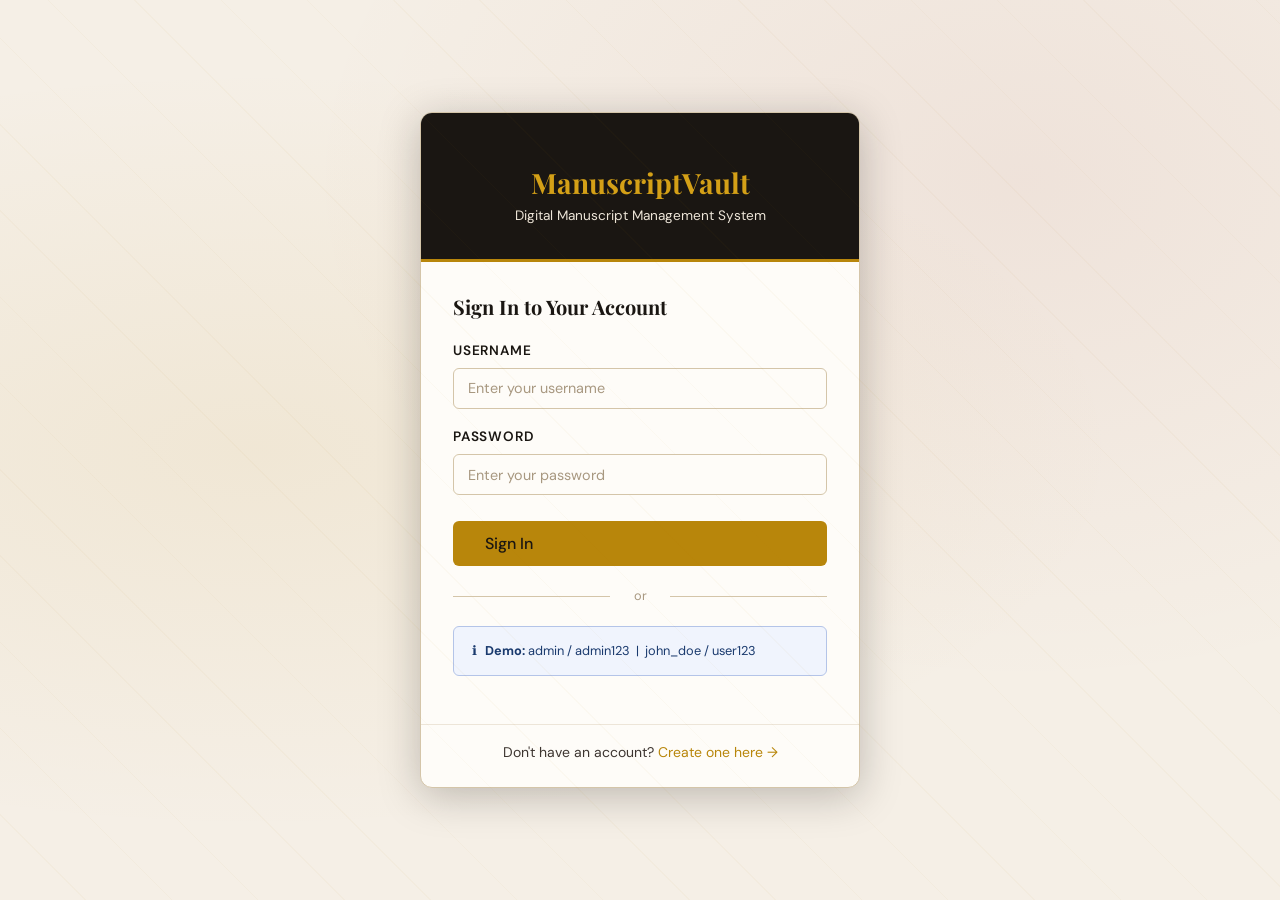
<file: frontend/index.html>
<!DOCTYPE html>
<html lang="en">
<head>
    <meta charset="UTF-8" />
    <meta name="viewport" content="width=device-width, initial-scale=1.0" />
    <title>ManuscriptVault</title>
    <meta http-equiv="refresh" content="0; url=login.html" />
</head>
<body>
    <p>Redirecting to <a href="login.html">login page</a>…</p>
</body>
</html>
</file>
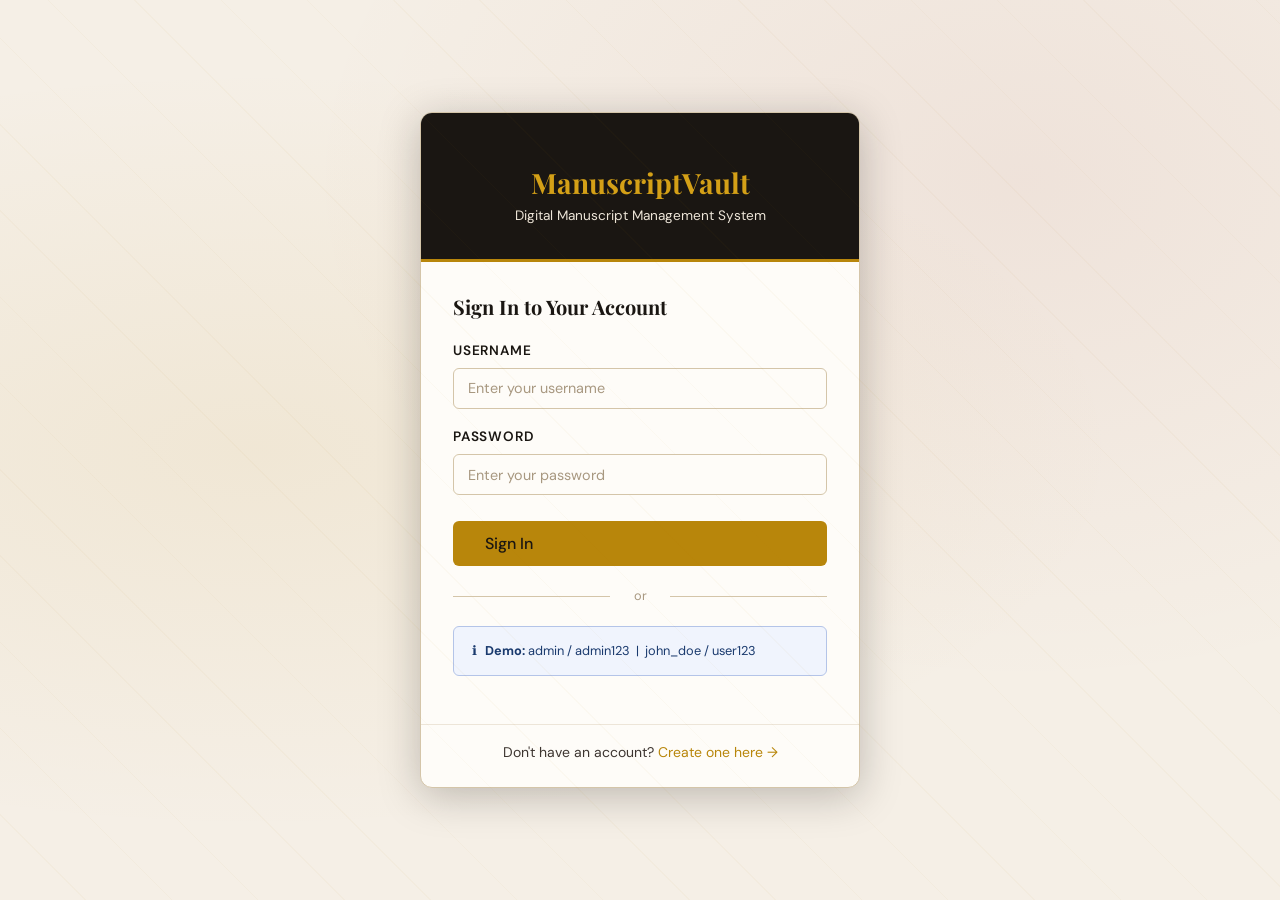
<file: frontend/admin-dashboard.html>
<!DOCTYPE html>
<html lang="en">
<head>
    <meta charset="UTF-8" />
    <meta name="viewport" content="width=device-width, initial-scale=1.0" />
    <title>Admin Dashboard — ManuscriptVault</title>
    <link rel="stylesheet" href="css/style.css" />
    <style>
        .tab-bar {
            display: flex;
            gap: 0;
            border-bottom: 2px solid var(--parchment2);
            margin-bottom: 2rem;
        }
        .tab-btn {
            padding: 0.75rem 1.5rem;
            border: none;
            background: none;
            font-family: 'DM Sans', sans-serif;
            font-size: 0.875rem;
            font-weight: 500;
            cursor: pointer;
            color: var(--ink-soft);
            border-bottom: 3px solid transparent;
            margin-bottom: -2px;
            transition: all 0.2s;
        }
        .tab-btn:hover { color: var(--gold); }
        .tab-btn.active {
            color: var(--gold);
            border-bottom-color: var(--gold);
            font-weight: 600;
        }
        .tab-panel { display: none; }
        .tab-panel.active { display: block; }

        .action-btns { display: flex; gap: 0.4rem; }
    </style>
</head>
<body>
<div class="page-wrapper">

    <!-- Topbar -->
    <header class="topbar">
        <div class="topbar-brand">
            <span class="logo-icon"></span>
            <div>
                <h1>ManuscriptVault</h1>
                <span>Admin Control Panel</span>
            </div>
        </div>
        <div class="topbar-nav">
            <div class="topbar-user">
                <span></span>
                <span id="topbar-username">Admin</span>
                <span class="role-badge admin" id="topbar-role">ADMIN</span>
            </div>
            <button class="btn-logout" id="btn-logout">Sign Out</button>
        </div>
    </header>

    <!-- Main Content -->
    <main class="main-content">

        <!-- Stats -->
        <div class="stats-grid" id="stats-grid">
            <div class="stat-card">
                <div class="stat-icon"></div>
                <div class="stat-value" id="stat-manuscripts">—</div>
                <div class="stat-label">Total Manuscripts</div>
            </div>
            <div class="stat-card" style="border-left-color: var(--crimson);">
                <div class="stat-icon"></div>
                <div class="stat-value" id="stat-users">—</div>
                <div class="stat-label">Registered Users</div>
            </div>
            <div class="stat-card" style="border-left-color: var(--sage);">
                <div class="stat-icon"></div>
                <div class="stat-value" id="stat-admins">—</div>
                <div class="stat-label">Admin Accounts</div>
            </div>
            <div class="stat-card" style="border-left-color: #6a7fa0;">
                <div class="stat-icon"></div>
                <div class="stat-value" id="stat-genres">—</div>
                <div class="stat-label">Genres</div>
            </div>
        </div>

        <!-- Tab Navigation -->
        <div class="tab-bar">
            <button class="tab-btn active" data-tab="manuscripts"> Manuscripts</button>
            <button class="tab-btn" data-tab="users">Users</button>
        </div>

        <!-- Tab: Manuscripts -->
        <div id="tab-manuscripts" class="tab-panel active">
            <div class="page-title">
                <h2> Manage Manuscripts</h2>
                <button class="btn btn-primary" onclick="openAddModal()">＋ Add Manuscript</button>
            </div>

            <!-- Alert -->
            <div id="ms-alert"></div>

            <!-- Search Bar -->
            <div class="search-bar">
                <input type="text" id="ms-search" placeholder=" Search title, author, description…" />
                <select id="ms-filter-genre">
                    <option value="">All Genres</option>
                    <option value="Historical">Historical</option>
                    <option value="Poetry">Poetry</option>
                    <option value="Science">Science</option>
                    <option value="Philosophy">Philosophy</option>
                    <option value="Music">Music</option>
                    <option value="Literature">Literature</option>
                </select>
                <input type="date" id="ms-date-start" title="From date" />
                <input type="date" id="ms-date-end" title="To date" />
                <button class="btn btn-outline" onclick="applyFilters()">Filter</button>
                <button class="btn btn-outline" onclick="loadManuscripts()">Reset</button>
            </div>

            <!-- Table -->
            <div class="card">
                <div class="table-wrap">
                    <table id="manuscripts-table">
                        <thead>
                            <tr>
                                <th>#</th>
                                <th>Title</th>
                                <th>Author</th>
                                <th>Date</th>
                                <th>Genre</th>
                                <th>Pages</th>
                                <th>Actions</th>
                            </tr>
                        </thead>
                        <tbody id="manuscripts-tbody">
                            <tr><td colspan="7" style="text-align:center;padding:3rem;">
                                <span class="spinner"></span> Loading manuscripts…
                            </td></tr>
                        </tbody>
                    </table>
                </div>
            </div>
        </div>

        <!-- Tab: Users -->
        <div id="tab-users" class="tab-panel">
            <div class="page-title">
                <h2> Manage Users</h2>
                <a href="signup.html" class="btn btn-primary" target="_blank">＋ Add User</a>
            </div>

            <div id="users-alert"></div>

            <div class="card">
                <div class="table-wrap">
                    <table>
                        <thead>
                            <tr>
                                <th>#</th>
                                <th>Username</th>
                                <th>Role</th>
                                <th>Actions</th>
                            </tr>
                        </thead>
                        <tbody id="users-tbody">
                            <tr><td colspan="4" style="text-align:center;padding:3rem;">
                                <span class="spinner"></span> Loading users…
                            </td></tr>
                        </tbody>
                    </table>
                </div>
            </div>
        </div>
    </main>
</div>

<!-- ====================== MODALS ====================== -->

<!-- Add/Edit Manuscript Modal -->
<div class="modal-overlay" id="modal-manuscript">
    <div class="modal">
        <div class="modal-header">
            <h2 id="modal-ms-title">Add Manuscript</h2>
            <button class="modal-close" onclick="closeModal('modal-manuscript')">×</button>
        </div>
        <div class="modal-body">
            <div id="modal-alert"></div>
            <input type="hidden" id="ms-id" />
            <div class="form-group">
                <label>Title *</label>
                <input type="text" id="ms-title" placeholder="Manuscript title" maxlength="255" required />
            </div>
            <div class="form-group">
                <label>Author *</label>
                <input type="text" id="ms-author" placeholder="Author name" maxlength="150" required />
            </div>
            <div style="display:grid;grid-template-columns:1fr 1fr;gap:1rem;">
                <div class="form-group">
                    <label>Date *</label>
                    <input type="date" id="ms-date" required />
                </div>
                <div class="form-group">
                    <label>Genre</label>
                    <select id="ms-genre">
                        <option value="">— Select —</option>
                        <option>Historical</option>
                        <option>Poetry</option>
                        <option>Science</option>
                        <option>Philosophy</option>
                        <option>Music</option>
                        <option>Literature</option>
                        <option>Fiction</option>
                        <option>Other</option>
                    </select>
                </div>
            </div>
            <div style="display:grid;grid-template-columns:1fr 1fr;gap:1rem;">
                <div class="form-group">
                    <label>Language</label>
                    <input type="text" id="ms-language" placeholder="e.g. Sanskrit, Latin" />
                </div>
                <div class="form-group">
                    <label>Pages</label>
                    <input type="number" id="ms-pages" placeholder="Number of pages" min="1" />
                </div>
            </div>
            <div class="form-group">
                <label>Description</label>
                <textarea id="ms-description" placeholder="Describe the manuscript…" rows="4"></textarea>
            </div>
        </div>
        <div class="modal-footer">
            <button class="btn btn-outline" onclick="closeModal('modal-manuscript')">Cancel</button>
            <button class="btn btn-primary" id="save-ms-btn" onclick="saveManuscript()">Save Manuscript</button>
        </div>
    </div>
</div>

<!-- View Manuscript Modal -->
<div class="modal-overlay" id="modal-view">
    <div class="modal">
        <div class="modal-header">
            <h2> Manuscript Details</h2>
            <button class="modal-close" onclick="closeModal('modal-view')">×</button>
        </div>
        <div class="modal-body" id="view-content">
        </div>
        <div class="modal-footer">
            <button class="btn btn-outline" onclick="closeModal('modal-view')">Close</button>
        </div>
    </div>
</div>

<!-- Delete Confirmation Modal -->
<div class="modal-overlay" id="modal-delete">
    <div class="modal" style="max-width:420px;">
        <div class="modal-header" style="background:var(--crimson);">
            <h2>⚠ Confirm Delete</h2>
            <button class="modal-close" onclick="closeModal('modal-delete')">×</button>
        </div>
        <div class="modal-body" style="text-align:center;padding:2rem;">
            <div style="font-size:3rem;margin-bottom:1rem;">🗑</div>
            <p style="font-size:1rem;color:var(--ink);">
                Are you sure you want to delete
                <strong id="delete-ms-name">"this manuscript"</strong>?
            </p>
            <p style="font-size:0.85rem;margin-top:0.5rem;color:var(--crimson);">This action cannot be undone.</p>
        </div>
        <div class="modal-footer">
            <button class="btn btn-outline" onclick="closeModal('modal-delete')">Cancel</button>
            <button class="btn btn-danger" id="confirm-delete-btn">Delete</button>
        </div>
    </div>
</div>

<script src="js/api.js"></script>
<script>
    // ---- Auth Guard ----
    requireAdmin();
    initTopbar();

    // ---- State ----
    let allManuscripts = [];
    let allUsers = [];
    let deleteTargetId = null;

    // ---- Tab switching ----
    document.querySelectorAll('.tab-btn').forEach(btn => {
        btn.addEventListener('click', function() {
            document.querySelectorAll('.tab-btn').forEach(b => b.classList.remove('active'));
            document.querySelectorAll('.tab-panel').forEach(p => p.classList.remove('active'));
            this.classList.add('active');
            document.getElementById('tab-' + this.dataset.tab).classList.add('active');
            if (this.dataset.tab === 'users') loadUsers();
        });
    });

    // ============================
    // MANUSCRIPT FUNCTIONS
    // ============================

    async function loadManuscripts() {
        try {
            allManuscripts = await ManuscriptAPI.getAll();
            renderManuscripts(allManuscripts);
            updateStats();
        } catch (err) {
            showAlert('ms-alert', 'Failed to load manuscripts: ' + err.message);
        }
    }

    function renderManuscripts(list) {
        const tbody = document.getElementById('manuscripts-tbody');
        if (!list.length) {
            tbody.innerHTML = `<tr><td colspan="7">
                <div class="empty-state">
                    <div class="empty-icon"></div>
                    <h3>No manuscripts found</h3>
                    <p>Try a different search or add a new manuscript.</p>
                </div>
            </td></tr>`;
            return;
        }

        tbody.innerHTML = list.map((m, i) => `
            <tr>
                <td>${i + 1}</td>
                <td class="td-title">${escapeHtml(m.title)}</td>
                <td>${escapeHtml(m.author)}</td>
                <td>${formatDate(m.date)}</td>
                <td>${m.genre ? `<span class="badge badge-genre">${m.genre}</span>` : '—'}</td>
                <td>${m.pages || '—'}</td>
                <td>
                    <div class="action-btns">
                        <button class="btn btn-outline btn-sm" onclick="viewManuscript(${m.id})" title="View">👁</button>
                        <button class="btn btn-primary btn-sm" onclick="openEditModal(${m.id})" title="Edit">✏</button>
                        <button class="btn btn-danger btn-sm" onclick="confirmDelete(${m.id}, '${escapeHtml(m.title)}')" title="Delete">🗑</button>
                    </div>
                </td>
            </tr>
        `).join('');
    }

    async function applyFilters() {
        const query  = document.getElementById('ms-search').value.trim();
        const genre  = document.getElementById('ms-filter-genre').value;
        const start  = document.getElementById('ms-date-start').value;
        const end    = document.getElementById('ms-date-end').value;

        try {
            let results;
            if (start && end) {
                results = await ManuscriptAPI.filterDate(start, end);
            } else if (genre) {
                results = await ManuscriptAPI.filterGenre(genre);
            } else if (query) {
                results = await ManuscriptAPI.search(query);
            } else {
                results = allManuscripts;
            }
            renderManuscripts(results);
        } catch (err) {
            showAlert('ms-alert', 'Filter error: ' + err.message);
        }
    }

    // Live search
    document.getElementById('ms-search').addEventListener('input', function() {
        const q = this.value.toLowerCase();
        if (!q) { renderManuscripts(allManuscripts); return; }
        const filtered = allManuscripts.filter(m =>
            m.title.toLowerCase().includes(q) ||
            m.author.toLowerCase().includes(q) ||
            (m.description || '').toLowerCase().includes(q)
        );
        renderManuscripts(filtered);
    });

    function openAddModal() {
        document.getElementById('modal-ms-title').textContent = 'Add New Manuscript';
        document.getElementById('ms-id').value = '';
        document.getElementById('ms-title').value = '';
        document.getElementById('ms-author').value = '';
        document.getElementById('ms-date').value = '';
        document.getElementById('ms-genre').value = '';
        document.getElementById('ms-language').value = '';
        document.getElementById('ms-pages').value = '';
        document.getElementById('ms-description').value = '';
        document.getElementById('save-ms-btn').textContent = 'Add Manuscript';
        clearAlert('modal-alert');
        openModal('modal-manuscript');
    }

    async function openEditModal(id) {
        try {
            const m = await ManuscriptAPI.getById(id);
            document.getElementById('modal-ms-title').textContent = 'Edit Manuscript';
            document.getElementById('ms-id').value = m.id;
            document.getElementById('ms-title').value = m.title;
            document.getElementById('ms-author').value = m.author;
            document.getElementById('ms-date').value = m.date;
            document.getElementById('ms-genre').value = m.genre || '';
            document.getElementById('ms-language').value = m.language || '';
            document.getElementById('ms-pages').value = m.pages || '';
            document.getElementById('ms-description').value = m.description || '';
            document.getElementById('save-ms-btn').textContent = 'Update Manuscript';
            clearAlert('modal-alert');
            openModal('modal-manuscript');
        } catch (err) {
            showAlert('ms-alert', 'Could not load manuscript: ' + err.message);
        }
    }

    async function saveManuscript() {
        const id    = document.getElementById('ms-id').value;
        const title = document.getElementById('ms-title').value.trim();
        const author= document.getElementById('ms-author').value.trim();
        const date  = document.getElementById('ms-date').value;
        const btn   = document.getElementById('save-ms-btn');

        if (!title)  { showAlert('modal-alert', 'Title is required.'); return; }
        if (!author) { showAlert('modal-alert', 'Author is required.'); return; }
        if (!date)   { showAlert('modal-alert', 'Date is required.'); return; }

        const payload = {
            title, author, date,
            genre:       document.getElementById('ms-genre').value || null,
            language:    document.getElementById('ms-language').value.trim() || null,
            pages:       document.getElementById('ms-pages').value || null,
            description: document.getElementById('ms-description').value.trim() || null,
        };

        const isEdit = !!id;
        setButtonLoading(btn, true, isEdit ? 'Update Manuscript' : 'Add Manuscript');

        try {
            if (isEdit) {
                await ManuscriptAPI.update(id, payload);
                showAlert('ms-alert', `"${title}" updated successfully!`, 'success');
            } else {
                await ManuscriptAPI.create(payload);
                showAlert('ms-alert', `"${title}" added to the vault!`, 'success');
            }
            closeModal('modal-manuscript');
            loadManuscripts();
        } catch (err) {
            showAlert('modal-alert', 'Error: ' + err.message);
        } finally {
            setButtonLoading(btn, false, isEdit ? 'Update Manuscript' : 'Add Manuscript');
        }
    }

    async function viewManuscript(id) {
        try {
            const m = await ManuscriptAPI.getById(id);
            document.getElementById('view-content').innerHTML = `
                <div class="detail-panel">
                    <div class="detail-item full-width">
                        <label>Title</label>
                        <p style="font-family:'Playfair Display',serif;font-size:1.2rem;font-weight:600;">${escapeHtml(m.title)}</p>
                    </div>
                    <div class="detail-item">
                        <label>Author</label>
                        <p>${escapeHtml(m.author)}</p>
                    </div>
                    <div class="detail-item">
                        <label>Date</label>
                        <p>${formatDate(m.date)}</p>
                    </div>
                    <div class="detail-item">
                        <label>Genre</label>
                        <p>${m.genre ? `<span class="badge badge-genre">${m.genre}</span>` : '—'}</p>
                    </div>
                    <div class="detail-item">
                        <label>Language</label>
                        <p>${escapeHtml(m.language || '—')}</p>
                    </div>
                    <div class="detail-item">
                        <label>Pages</label>
                        <p>${m.pages || '—'}</p>
                    </div>
                    <div class="detail-item full-width">
                        <label>Description</label>
                        <p style="line-height:1.7;">${escapeHtml(m.description || 'No description provided.')}</p>
                    </div>
                </div>`;
            openModal('modal-view');
        } catch (err) {
            showAlert('ms-alert', 'Could not load details: ' + err.message);
        }
    }

    function confirmDelete(id, title) {
        deleteTargetId = id;
        document.getElementById('delete-ms-name').textContent = `"${title}"`;
        document.getElementById('confirm-delete-btn').onclick = async () => {
            try {
                await ManuscriptAPI.delete(id);
                closeModal('modal-delete');
                showAlert('ms-alert', 'Manuscript deleted successfully.', 'success');
                loadManuscripts();
            } catch (err) {
                closeModal('modal-delete');
                showAlert('ms-alert', 'Delete failed: ' + err.message);
            }
        };
        openModal('modal-delete');
    }

    // ============================
    // USER FUNCTIONS
    // ============================

    async function loadUsers() {
        try {
            allUsers = await UserAPI.getAll();
            renderUsers(allUsers);
            updateStats();
        } catch (err) {
            showAlert('users-alert', 'Failed to load users: ' + err.message);
        }
    }

    function renderUsers(list) {
        const tbody = document.getElementById('users-tbody');
        if (!list.length) {
            tbody.innerHTML = `<tr><td colspan="4" class="empty-state">No users found.</td></tr>`;
            return;
        }
        tbody.innerHTML = list.map((u, i) => `
            <tr>
                <td>${i + 1}</td>
                <td><strong>${escapeHtml(u.username)}</strong></td>
                <td><span class="badge badge-${u.role === 'ADMIN' ? 'admin' : 'user'}">${u.role}</span></td>
                <td>
                    <div class="action-btns">
                        <select class="btn btn-outline btn-sm" onchange="changeRole(${u.id}, this.value)" style="padding:0.35rem;">
                            <option value="">Change Role</option>
                            <option value="USER">→ USER</option>
                            <option value="ADMIN">→ ADMIN</option>
                        </select>
                        <button class="btn btn-danger btn-sm" onclick="deleteUser(${u.id}, '${escapeHtml(u.username)}')">Delete</button>
                    </div>
                </td>
            </tr>
        `).join('');
    }

    async function changeRole(id, role) {
        if (!role) return;
        try {
            await UserAPI.updateRole(id, role);
            showAlert('users-alert', 'User role updated successfully.', 'success');
            loadUsers();
        } catch (err) {
            showAlert('users-alert', 'Failed to update role: ' + err.message);
        }
    }

    async function deleteUser(id, username) {
        if (!confirm(`Delete user "${username}"? This cannot be undone.`)) return;
        try {
            await UserAPI.delete(id);
            showAlert('users-alert', `User "${username}" deleted.`, 'success');
            loadUsers();
        } catch (err) {
            showAlert('users-alert', 'Failed to delete user: ' + err.message);
        }
    }

    // ============================
    // STATS
    // ============================

    function updateStats() {
        document.getElementById('stat-manuscripts').textContent = allManuscripts.length;
        if (allUsers.length) {
            document.getElementById('stat-users').textContent   = allUsers.length;
            document.getElementById('stat-admins').textContent  = allUsers.filter(u => u.role === 'ADMIN').length;
        }
        const genres = new Set(allManuscripts.map(m => m.genre).filter(Boolean));
        document.getElementById('stat-genres').textContent = genres.size;
    }

    // ============================
    // HELPERS
    // ============================
    function escapeHtml(str) {
        if (!str) return '';
        return String(str)
            .replace(/&/g, '&amp;')
            .replace(/</g, '&lt;')
            .replace(/>/g, '&gt;')
            .replace(/"/g, '&quot;')
            .replace(/'/g, '&#39;');
    }

    // ---- Init ----
    loadManuscripts();
</script>
</body>
</html>
</file>
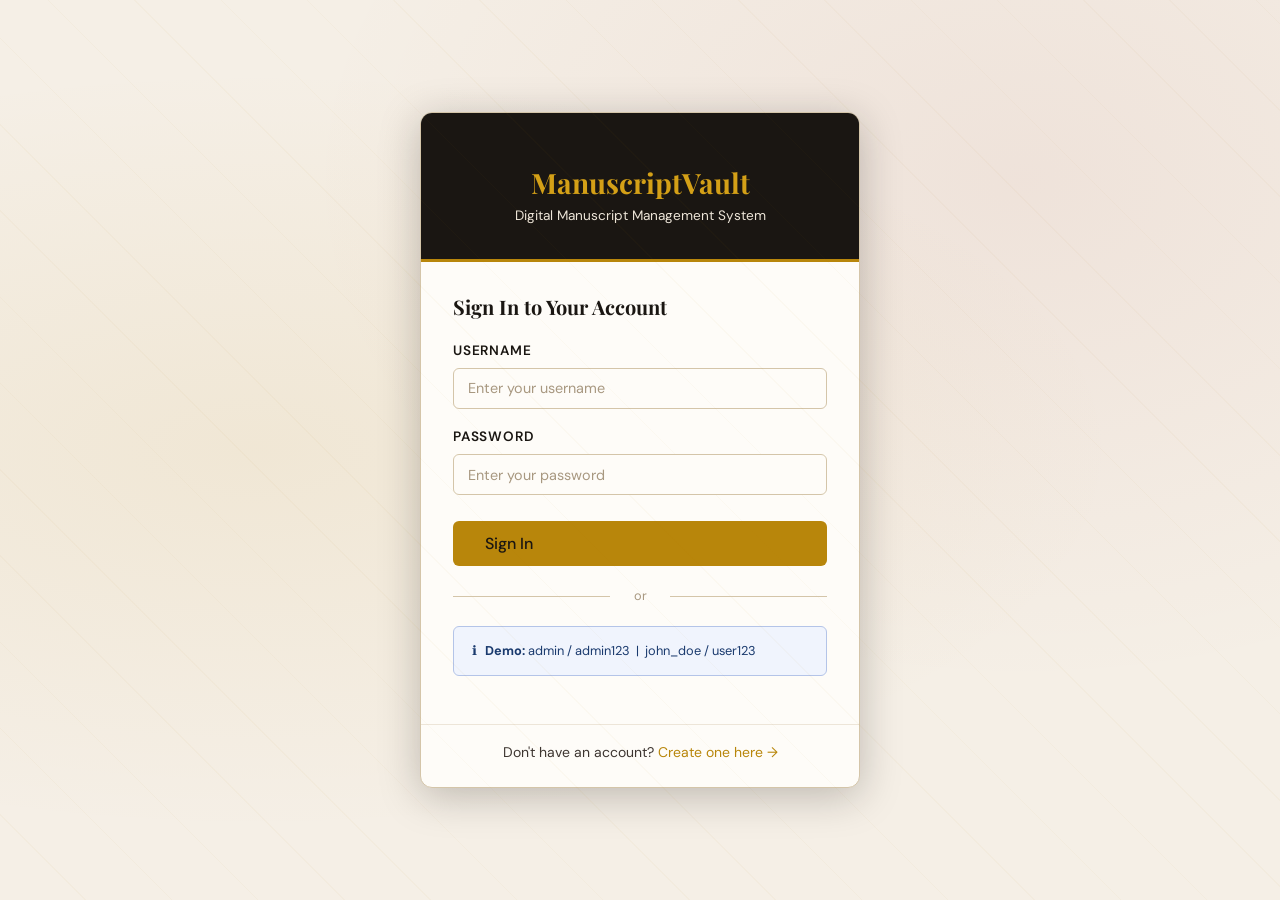
<file: frontend/login.html>
<!DOCTYPE html>
<html lang="en">
<head>
    <meta charset="UTF-8" />
    <meta name="viewport" content="width=device-width, initial-scale=1.0" />
    <title>Login — ManuscriptVault</title>
    <link rel="stylesheet" href="css/style.css" />
    <style>
        /* Extra styles specific to login page */
        .auth-page::before {
            content: '';
            position: fixed;
            inset: 0;
            background-image:
                repeating-linear-gradient(
                    45deg,
                    transparent,
                    transparent 60px,
                    rgba(184,134,11,0.03) 60px,
                    rgba(184,134,11,0.03) 61px
                );
            pointer-events: none;
        }

        .divider-text {
            text-align: center;
            position: relative;
            margin: 1.25rem 0;
            color: #a89880;
            font-size: 0.8rem;
        }
        .divider-text::before, .divider-text::after {
            content: '';
            position: absolute;
            top: 50%;
            width: 42%;
            height: 1px;
            background: var(--border);
        }
        .divider-text::before { left: 0; }
        .divider-text::after  { right: 0; }
    </style>
</head>
<body>
<div class="auth-page">
    <div class="auth-card">
        <!-- Header -->
        <div class="auth-card-header">
            <div class="logo"></div>
            <h1>ManuscriptVault</h1>
            <p>Digital Manuscript Management System</p>
        </div>

        <!-- Body -->
        <div class="auth-card-body">
            <h3 style="margin-bottom:1.25rem; font-family:'Playfair Display',serif;">
                Sign In to Your Account
            </h3>

            <!-- Alert container -->
            <div id="alert-box"></div>

            <!-- Login Form -->
            <form id="login-form" novalidate>
                <div class="form-group">
                    <label for="username">Username</label>
                    <input
                        type="text"
                        id="username"
                        name="username"
                        placeholder="Enter your username"
                        autocomplete="username"
                        required
                    />
                </div>

                <div class="form-group">
                    <label for="password">Password</label>
                    <div style="position:relative;">
                        <input
                            type="password"
                            id="password"
                            name="password"
                            placeholder="Enter your password"
                            autocomplete="current-password"
                            required
                            style="padding-right:2.5rem;"
                        />
                        <button type="button" id="toggle-pw"style="display:none;"></button>
                    </div>
                </div>

                <button type="submit" class="btn btn-primary btn-lg" id="login-btn"
                        style="width:100%;margin-top:0.5rem;">
                    Sign In
                </button>
            </form>

            <div class="divider-text">or</div>

            <!-- Demo credentials hint -->
            <div class="alert alert-info" style="font-size:0.8rem;">
                <span>ℹ</span>
                <span>
                    <strong>Demo:</strong> admin / admin123 &nbsp;|&nbsp; john_doe / user123
                </span>
            </div>
        </div>

        <!-- Footer -->
        <div class="auth-footer">
            Don't have an account?
            <a href="signup.html">Create one here →</a>
        </div>
    </div>
</div>

<script src="js/api.js"></script>
<script>
    // Redirect if already logged in
    if (isLoggedIn()) {
        window.location.href = isAdmin() ? 'admin-dashboard.html' : 'user-dashboard.html';
    }

    // Toggle password visibility
    document.getElementById('toggle-pw').addEventListener('click', function() {
        const pwInput = document.getElementById('password');
        pwInput.type = pwInput.type === 'password' ? 'text' : 'password';
       
    });

    // Handle login form submission
    document.getElementById('login-form').addEventListener('submit', async function(e) {
        e.preventDefault();
        clearAlert('alert-box');

        const username = document.getElementById('username').value.trim();
        const password = document.getElementById('password').value;
        const btn      = document.getElementById('login-btn');

        // Client-side validation
        if (!username) { showAlert('alert-box', 'Please enter your username.'); return; }
        if (!password) { showAlert('alert-box', 'Please enter your password.'); return; }

        setButtonLoading(btn, true, 'Sign In');

        try {
            const data = await loginUser(username, password);

            // Save token and user info
            saveAuthData(data.token, data.username, data.role);

            showAlert('alert-box', `Welcome back, ${data.username}! Redirecting…`, 'success');

            // Redirect based on role
            setTimeout(() => {
                window.location.href = data.role === 'ADMIN'
                    ? 'admin-dashboard.html'
                    : 'user-dashboard.html';
            }, 800);

        } catch (err) {
            showAlert('alert-box', err.message || 'Invalid username or password.');
        } finally {
            setButtonLoading(btn, false, 'Sign In');
        }
    });
</script>
</body>
</html>
</file>
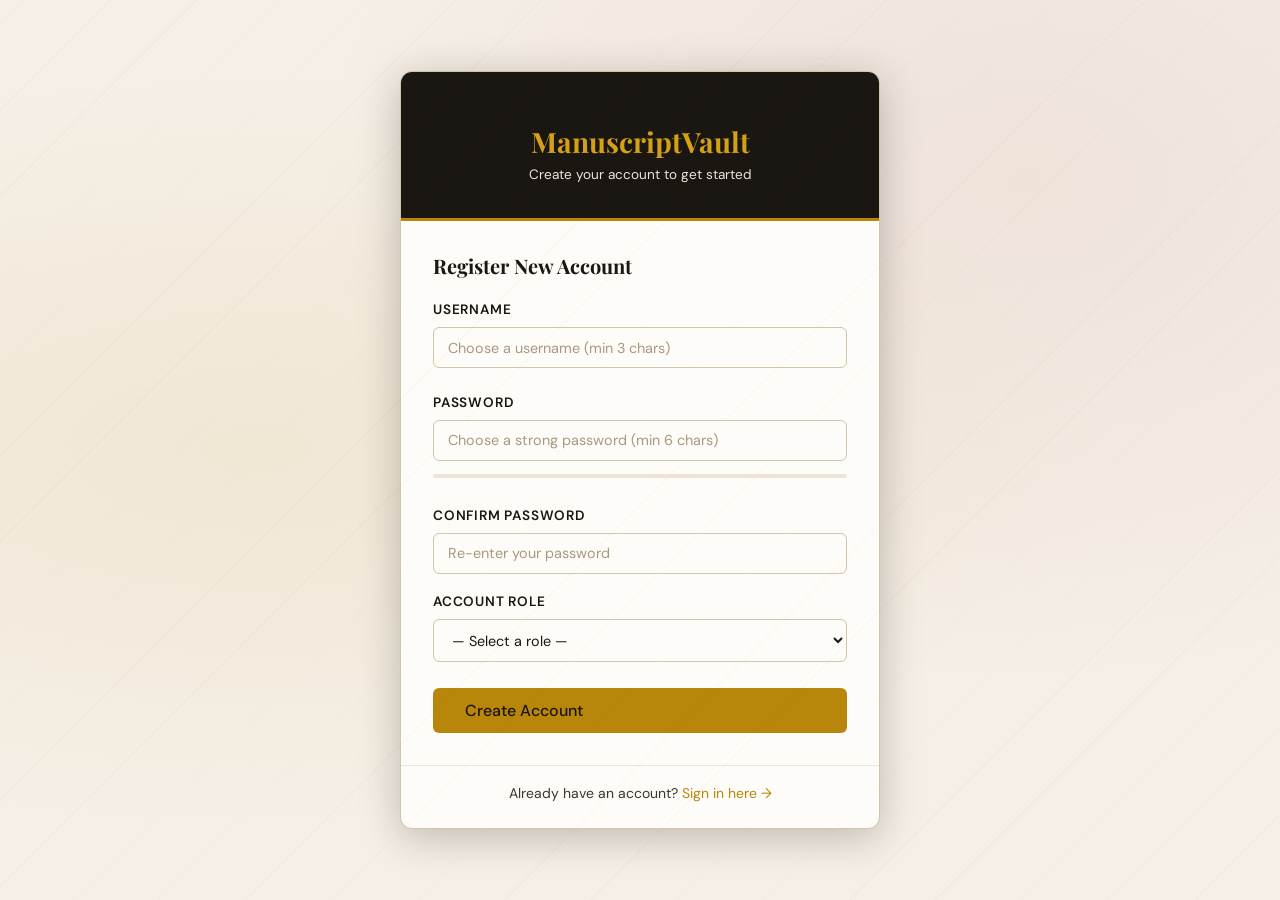
<file: frontend/signup.html>
<!DOCTYPE html>
<html lang="en">
<head>
    <meta charset="UTF-8" />
    <meta name="viewport" content="width=device-width, initial-scale=1.0" />
    <title>Sign Up — ManuscriptVault</title>
    <link rel="stylesheet" href="css/style.css" />
    <style>
        .auth-page::before {
            content: '';
            position: fixed;
            inset: 0;
            background-image:
                repeating-linear-gradient(
                    -45deg,
                    transparent,
                    transparent 60px,
                    rgba(139,26,26,0.025) 60px,
                    rgba(139,26,26,0.025) 61px
                );
            pointer-events: none;
        }

        .password-strength {
            height: 4px;
            border-radius: 2px;
            background: var(--parchment2);
            margin-top: 0.4rem;
            overflow: hidden;
        }
        .password-strength-bar {
            height: 100%;
            border-radius: 2px;
            transition: width 0.3s ease, background 0.3s ease;
            width: 0%;
        }
        .strength-label {
            font-size: 0.72rem;
            color: #a89880;
            margin-top: 0.2rem;
        }
    </style>
</head>
<body>
<div class="auth-page">
    <div class="auth-card" style="max-width:480px;">
        <!-- Header -->
        <div class="auth-card-header">
            <div class="logo"></div>
            <h1>ManuscriptVault</h1>
            <p>Create your account to get started</p>
        </div>

        <!-- Body -->
        <div class="auth-card-body">
            <h3 style="margin-bottom:1.25rem; font-family:'Playfair Display',serif;">
                Register New Account
            </h3>

            <!-- Alert container -->
            <div id="alert-box"></div>

            <!-- Signup Form -->
            <form id="signup-form" novalidate>
                <div class="form-group">
                    <label for="username">Username</label>
                    <input
                        type="text"
                        id="username"
                        name="username"
                        placeholder="Choose a username (min 3 chars)"
                        autocomplete="username"
                        minlength="3"
                        maxlength="50"
                        required
                    />
                    <small id="username-hint" style="color:#a89880;font-size:0.75rem;"></small>
                </div>

                <div class="form-group">
                    <label for="password">Password</label>
                    <div style="position:relative;">
                        <input
                            type="password"
                            id="password"
                            name="password"
                            placeholder="Choose a strong password (min 6 chars)"
                            autocomplete="new-password"
                            minlength="6"
                            required
                            style="padding-right:2.5rem;"
                        />
                        <button type="button" id="toggle-pw"
                            style="position:absolute;right:0.6rem;top:50%;transform:translateY(-50%);
                                   background:none;border:none;cursor:pointer;font-size:1rem;color:#a89880;">
                            
                        </button>
                    </div>
                    <div class="password-strength">
                        <div class="password-strength-bar" id="strength-bar"></div>
                    </div>
                    <div class="strength-label" id="strength-label"></div>
                </div>

                <div class="form-group">
                    <label for="confirm-password">Confirm Password</label>
                    <input
                        type="password"
                        id="confirm-password"
                        name="confirm-password"
                        placeholder="Re-enter your password"
                        autocomplete="new-password"
                        required
                    />
                </div>

                <div class="form-group">
                    <label for="role">Account Role</label>
                    <select id="role" name="role" required>
                        <option value="">— Select a role —</option>
                        <option value="USER">User — Browse & search manuscripts</option>
                        <option value="ADMIN">Admin — Full management access</option>
                    </select>
                </div>

                <button type="submit" class="btn btn-primary btn-lg" id="signup-btn"
                        style="width:100%;margin-top:0.5rem;">
                    Create Account
                </button>
            </form>
        </div>

        <!-- Footer -->
        <div class="auth-footer">
            Already have an account?
            <a href="login.html">Sign in here →</a>
        </div>
    </div>
</div>

<script src="js/api.js"></script>
<script>
    // Redirect if already logged in
    if (isLoggedIn()) {
        window.location.href = isAdmin() ? 'admin-dashboard.html' : 'user-dashboard.html';
    }

    // Toggle password visibility
    document.getElementById('toggle-pw').addEventListener('click', function() {
        const pwInput = document.getElementById('password');
        pwInput.type = pwInput.type === 'password' ? 'text' : 'password';
        // this.textContent = pwInput.type === 'password' ?;
    });

    // Username live validation
    document.getElementById('username').addEventListener('input', function() {
        const hint = document.getElementById('username-hint');
        const val = this.value.trim();
        if (val.length > 0 && val.length < 3) {
            hint.textContent = '⚠ Username must be at least 3 characters';
            hint.style.color = 'var(--crimson)';
        } else if (val.length >= 3) {
            hint.textContent = '✓ Looks good!';
            hint.style.color = 'var(--sage)';
        } else {
            hint.textContent = '';
        }
    });

    // Password strength meter
    document.getElementById('password').addEventListener('input', function() {
        const val = this.value;
        const bar = document.getElementById('strength-bar');
        const label = document.getElementById('strength-label');
        let strength = 0;

        if (val.length >= 6)  strength++;
        if (val.length >= 10) strength++;
        if (/[A-Z]/.test(val) && /[a-z]/.test(val)) strength++;
        if (/[0-9]/.test(val))  strength++;
        if (/[^A-Za-z0-9]/.test(val)) strength++;

        const levels = [
            { pct: '0%',   color: 'transparent', text: '' },
            { pct: '25%',  color: '#e04040',      text: 'Weak' },
            { pct: '50%',  color: '#e07030',      text: 'Fair' },
            { pct: '75%',  color: '#d4a017',      text: 'Good' },
            { pct: '100%', color: 'var(--sage)',   text: 'Strong' },
        ];

        const s = levels[Math.min(strength, 4)];
        bar.style.width = s.pct;
        bar.style.background = s.color;
        label.textContent = s.text ? `Password strength: ${s.text}` : '';
    });

    // Handle signup form submission
    document.getElementById('signup-form').addEventListener('submit', async function(e) {
        e.preventDefault();
        clearAlert('alert-box');

        const username = document.getElementById('username').value.trim();
        const password = document.getElementById('password').value;
        const confirm  = document.getElementById('confirm-password').value;
        const role     = document.getElementById('role').value;
        const btn      = document.getElementById('signup-btn');

        // Client-side validation
        if (!username || username.length < 3) {
            showAlert('alert-box', 'Username must be at least 3 characters.'); return;
        }
        if (!password || password.length < 6) {
            showAlert('alert-box', 'Password must be at least 6 characters.'); return;
        }
        if (password !== confirm) {
            showAlert('alert-box', 'Passwords do not match. Please try again.'); return;
        }
        if (!role) {
            showAlert('alert-box', 'Please select a role.'); return;
        }

        setButtonLoading(btn, true, 'Create Account');

        try {
            await signupUser(username, password, role);

            showAlert('alert-box', 'Account created successfully! Redirecting to login…', 'success');

            setTimeout(() => {
                window.location.href = 'login.html';
            }, 1500);

        } catch (err) {
            showAlert('alert-box', err.message || 'Registration failed. Please try again.');
        } finally {
            setButtonLoading(btn, false, 'Create Account');
        }
    });
</script>
</body>
</html>
</file>
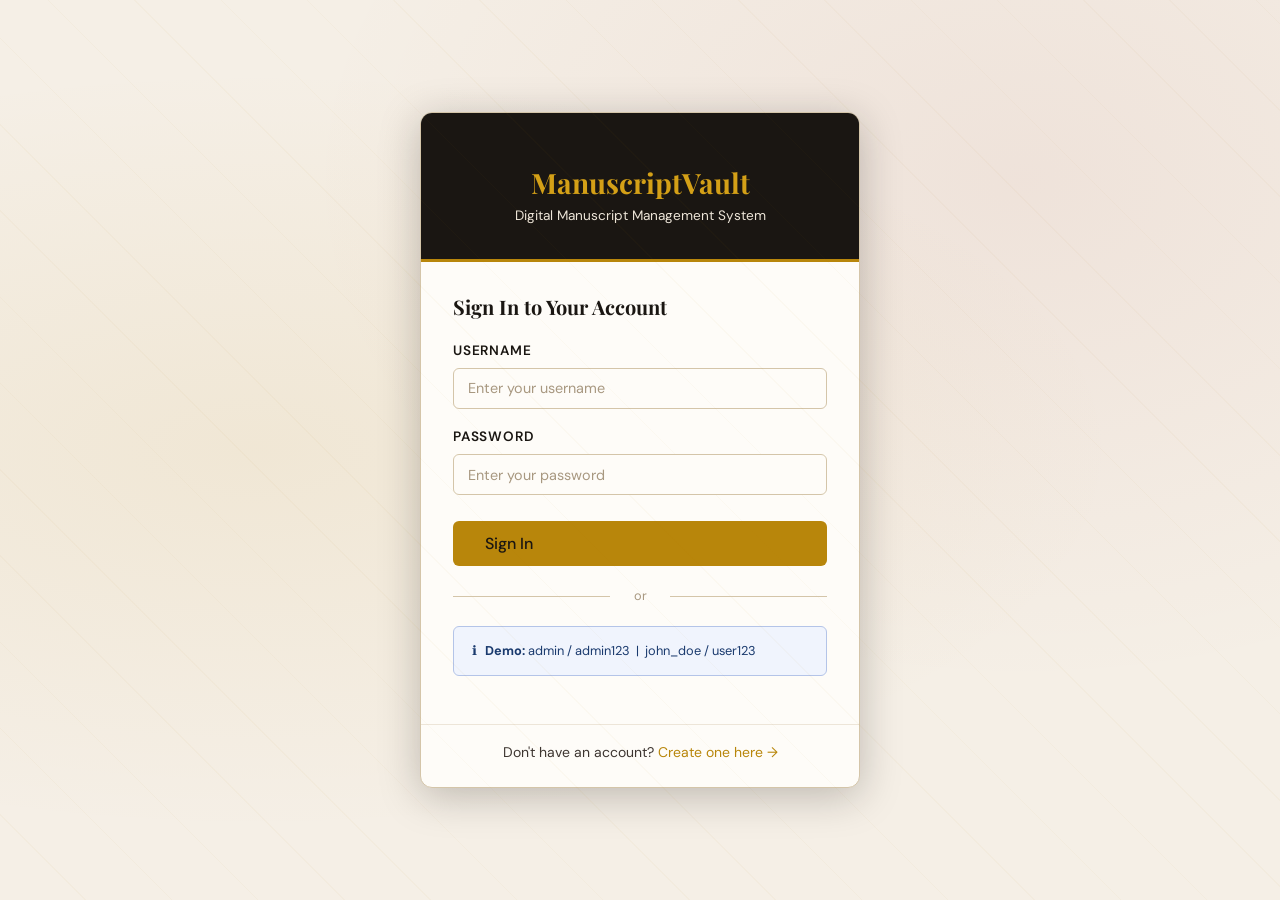
<file: frontend/test.html>
<!DOCTYPE html>
<html lang="en">
<head>
    <meta charset="UTF-8" />
    <meta name="viewport" content="width=device-width, initial-scale=1.0" />
    <title>Login — ManuscriptVault</title>
    <link rel="stylesheet" href="css/style.css" />
    <style>
        /* Extra styles specific to login page */
        .auth-page::before {
            content: '';
            position: fixed;
            inset: 0;
            background-image:
                repeating-linear-gradient(
                    45deg,
                    transparent,
                    transparent 60px,
                    rgba(184,134,11,0.03) 60px,
                    rgba(184,134,11,0.03) 61px
                );
            pointer-events: none;
        }

        .divider-text {
            text-align: center;
            position: relative;
            margin: 1.25rem 0;
            color: #a89880;
            font-size: 0.8rem;
        }
        .divider-text::before, .divider-text::after {
            content: '';
            position: absolute;
            top: 50%;
            width: 42%;
            height: 1px;
            background: var(--border);
        }
        .divider-text::before { left: 0; }
        .divider-text::after  { right: 0; }
    </style>
</head>
<body>
<div class="auth-page">
    <div class="auth-card">
        <!-- Header -->
        <div class="auth-card-header">
            <div class="logo"></div>
            <h1>ManuscriptVault</h1>
            <p>Digital Manuscript Management System</p>
        </div>

        <!-- Body -->
        <div class="auth-card-body">
            <h3 style="margin-bottom:1.25rem; font-family:'Playfair Display',serif;">
                Sign In to Your Account
            </h3>

            <!-- Alert container -->
            <div id="alert-box"></div>

            <!-- Login Form -->
            <form id="login-form" novalidate>
                <div class="form-group">
                    <label for="username">Username</label>
                    <input
                        type="text"
                        id="username"
                        name="username"
                        placeholder="Enter your username"
                        autocomplete="username"
                        required
                    />
                </div>

                <div class="form-group">
                    <label for="password">Password</label>
                    <div style="position:relative;">
                        <input
                            type="password"
                            id="password"
                            name="password"
                            placeholder="Enter your password"
                            autocomplete="current-password"
                            required
                            style="padding-right:2.5rem;"
                        />
                        <button type="button" id="toggle-pw"
                            style="position:absolute;right:0.6rem;top:50%;transform:translateY(-50%);
                                   background:none;border:none;cursor:pointer;font-size:1rem;color:#a89880;">
                            
                        </button>
                    </div>
                </div>

                <button type="submit" class="btn btn-primary btn-lg" id="login-btn"
                        style="width:100%;margin-top:0.5rem;">
                    Sign In
                </button>
            </form>

            <div class="divider-text">or</div>

            <!-- Demo credentials hint -->
            <div class="alert alert-info" style="font-size:0.8rem;">
                <span>ℹ</span>
                <span>
                    <strong>Demo:</strong> admin / admin123 &nbsp;|&nbsp; john_doe / user123
                </span>
            </div>
        </div>

        <!-- Footer -->
        <div class="auth-footer">
            Don't have an account?
            <a href="signup.html">Create one here →</a>
        </div>
    </div>
</div>

<script src="js/api.js"></script>
<script>
    // Redirect if already logged in
    if (isLoggedIn()) {
        window.location.href = isAdmin() ? 'admin-dashboard.html' : 'user-dashboard.html';
    }

    // Toggle password visibility
    document.getElementById('toggle-pw').addEventListener('click', function() {
        const pwInput = document.getElementById('password');
        pwInput.type = pwInput.type === 'password' ? 'text' : 'password';
        this.textContent = pwInput.type === 'password' ? ;
    });

    // Handle login form submission
    document.getElementById('login-form').addEventListener('submit', async function(e) {
        e.preventDefault();
        clearAlert('alert-box');

        const username = document.getElementById('username').value.trim();
        const password = document.getElementById('password').value;
        const btn      = document.getElementById('login-btn');

        // Client-side validation
        if (!username) { showAlert('alert-box', 'Please enter your username.'); return; }
        if (!password) { showAlert('alert-box', 'Please enter your password.'); return; }

        setButtonLoading(btn, true, 'Sign In');

        try {
            const data = await loginUser(username, password);

            // Save token and user info
            saveAuthData(data.token, data.username, data.role);

            showAlert('alert-box', `Welcome back, ${data.username}! Redirecting…`, 'success');

            // Redirect based on role
            setTimeout(() => {
                window.location.href = data.role === 'ADMIN'
                    ? 'admin-dashboard.html'
                    : 'user-dashboard.html';
            }, 800);

        } catch (err) {
            showAlert('alert-box', err.message || 'Invalid username or password.');
        } finally {
            setButtonLoading(btn, false, 'Sign In');
        }
    });
</script>
</body>
</html>
</file>
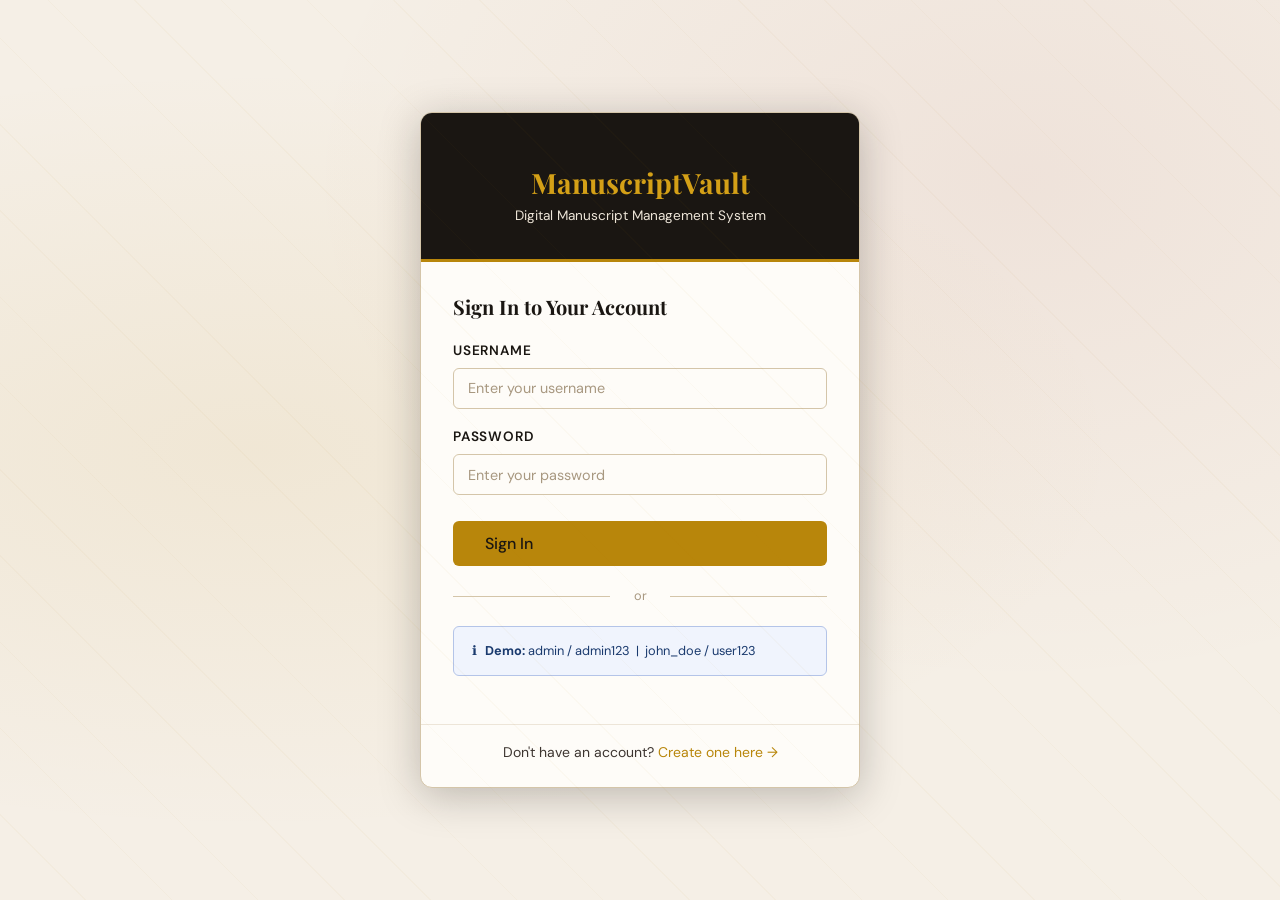
<file: frontend/user-dashboard.html>
<!DOCTYPE html>
<html lang="en">
<head>
    <meta charset="UTF-8" />
    <meta name="viewport" content="width=device-width, initial-scale=1.0" />
    <title>Dashboard — ManuscriptVault</title>
    <link rel="stylesheet" href="css/style.css" />
    <style>
        .manuscript-grid {
            display: grid;
            grid-template-columns: repeat(auto-fill, minmax(300px, 1fr));
            gap: 1.5rem;
        }

        .ms-card {
            background: var(--white);
            border: 1px solid var(--border);
            border-radius: var(--radius-lg);
            padding: 1.5rem;
            display: flex;
            flex-direction: column;
            gap: 0.75rem;
            border-top: 4px solid var(--gold);
            box-shadow: 0 2px 8px var(--shadow);
            transition: all 0.25s;
            cursor: pointer;
        }
        .ms-card:hover {
            box-shadow: 0 6px 20px var(--shadow-lg);
            transform: translateY(-3px);
            border-top-color: var(--gold-light);
        }

        .ms-card-title {
            font-family: 'Playfair Display', serif;
            font-size: 1.1rem;
            font-weight: 700;
            color: var(--ink);
            line-height: 1.4;
        }

        .ms-card-meta {
            display: flex;
            flex-wrap: wrap;
            gap: 0.5rem;
            font-size: 0.8rem;
            color: var(--ink-soft);
        }

        .ms-card-meta span {
            display: flex;
            align-items: center;
            gap: 0.2rem;
        }

        .ms-card-desc {
            font-size: 0.875rem;
            color: var(--ink-soft);
            line-height: 1.6;
            flex: 1;
        }

        .ms-card-footer {
            display: flex;
            align-items: center;
            justify-content: space-between;
            margin-top: 0.5rem;
            padding-top: 0.75rem;
            border-top: 1px solid var(--parchment2);
        }

        .view-toggle {
            display: flex;
            gap: 0.5rem;
            background: var(--parchment2);
            border-radius: var(--radius);
            padding: 3px;
        }
        .view-toggle button {
            background: none;
            border: none;
            padding: 0.3rem 0.75rem;
            border-radius: 4px;
            cursor: pointer;
            font-size: 0.85rem;
            color: var(--ink-soft);
            transition: all 0.2s;
        }
        .view-toggle button.active {
            background: var(--white);
            color: var(--gold);
            box-shadow: 0 1px 4px var(--shadow);
        }

        .results-count {
            font-size: 0.85rem;
            color: var(--ink-soft);
        }

        /* Table view */
        #list-view { display: none; }
        body.list-mode #grid-view { display: none; }
        body.list-mode #list-view { display: block; }
    </style>
</head>
<body>
<div class="page-wrapper">

    <!-- Topbar -->
    <header class="topbar">
        <div class="topbar-brand">
            <span class="logo-icon"></span>
            <div>
                <h1>ManuscriptVault</h1>
                <span>Digital Archive</span>
            </div>
        </div>
        <div class="topbar-nav">
            <div class="topbar-user">
                <span></span>
                <span id="topbar-username">User</span>
                <span class="role-badge" id="topbar-role">USER</span>
            </div>
            <button class="btn-logout" id="btn-logout">Sign Out</button>
        </div>
    </header>

    <!-- Main Content -->
    <main class="main-content">

        <!-- Welcome Banner -->
        <div style="margin-bottom:1.75rem;padding:1.5rem;background:linear-gradient(135deg,var(--ink) 0%,var(--ink-soft) 100%);border-radius:var(--radius-lg);border-bottom:3px solid var(--gold);color:var(--parchment);">
            <h2 style="font-family:'Playfair Display',serif;color:var(--gold-light);margin-bottom:0.25rem;">
                Welcome to the Vault, <span id="welcome-name">Scholar</span>
            </h2>
            <p style="color:var(--parchment2);font-size:0.9rem;">
                Explore our curated collection of rare manuscripts from across history.
            </p>
        </div>

        <!-- Search & Filter Bar -->
        <div class="search-bar">
            <input type="text" id="search-input" placeholder=" Search by title, author, or keyword…" style="flex:2;" />
            <select id="filter-genre">
                <option value="">All Genres</option>
                <option value="Historical">Historical</option>
                <option value="Poetry">Poetry</option>
                <option value="Science">Science</option>
                <option value="Philosophy">Philosophy</option>
                <option value="Music">Music</option>
                <option value="Literature">Literature</option>
                <option value="Fiction">Fiction</option>
            </select>
            <select id="filter-type">
                <option value="all">Search: All fields</option>
                <option value="title">Search: Title only</option>
                <option value="author">Search: Author only</option>
            </select>
            <div style="display:flex;gap:0.4rem;align-items:center;">
                <input type="date" id="date-start" title="From date" style="min-width:140px;" />
                <span style="color:var(--ink-soft);font-size:0.8rem;">to</span>
                <input type="date" id="date-end" title="To date" style="min-width:140px;" />
            </div>
            <button class="btn btn-primary" onclick="performSearch()">Search</button>
            <button class="btn btn-outline" onclick="resetSearch()">Reset</button>
        </div>

        <!-- Controls Row -->
        <div style="display:flex;align-items:center;justify-content:space-between;margin-bottom:1.25rem;">
            <p class="results-count" id="results-count">Loading…</p>
            <div class="view-toggle">
                <button class="active" id="btn-grid" onclick="setView('grid')">⊞ Grid</button>
                <button id="btn-list" onclick="setView('list')">☰ List</button>
            </div>
        </div>

        <!-- Alert -->
        <div id="ms-alert"></div>

        <!-- Grid View -->
        <div id="grid-view">
            <div class="manuscript-grid" id="manuscript-grid">
                <div style="grid-column:1/-1;text-align:center;padding:3rem;">
                    <span class="spinner"></span>
                    <p style="margin-top:1rem;color:var(--ink-soft);">Loading manuscripts…</p>
                </div>
            </div>
        </div>

        <!-- List View -->
        <div id="list-view">
            <div class="card">
                <div class="table-wrap">
                    <table>
                        <thead>
                            <tr>
                                <th>#</th>
                                <th>Title</th>
                                <th>Author</th>
                                <th>Date</th>
                                <th>Genre</th>
                                <th>Language</th>
                                <th>Pages</th>
                                <th>Action</th>
                            </tr>
                        </thead>
                        <tbody id="manuscript-tbody"></tbody>
                    </table>
                </div>
            </div>
        </div>
    </main>
</div>

<!-- View Detail Modal -->
<div class="modal-overlay" id="modal-detail">
    <div class="modal" style="max-width:650px;">
        <div class="modal-header">
            <h2>Manuscript Details</h2>
            <button class="modal-close" onclick="closeModal('modal-detail')">×</button>
        </div>
        <div class="modal-body" id="detail-content"></div>
        <div class="modal-footer">
            <button class="btn btn-outline" onclick="closeModal('modal-detail')">Close</button>
        </div>
    </div>
</div>

<script src="js/api.js"></script>
<script>
    // ---- Auth Guard ----
    requireAuth();
    initTopbar();

    // Set welcome name
    document.getElementById('welcome-name').textContent = getUsername() || 'Scholar';

    let allManuscripts = [];
    let currentView = 'grid';

    // ============================
    // LOAD & RENDER
    // ============================

    async function loadManuscripts() {
        try {
            allManuscripts = await ManuscriptAPI.getAll();
            renderAll(allManuscripts);
        } catch (err) {
            showAlert('ms-alert', 'Failed to load manuscripts: ' + err.message);
        }
    }

    function renderAll(list) {
        updateCount(list.length);
        renderGrid(list);
        renderList(list);
    }

    function updateCount(n) {
        document.getElementById('results-count').textContent =
            n === 0 ? 'No manuscripts found'
            : n === 1 ? '1 manuscript found'
            : `${n} manuscripts found`;
    }

    function renderGrid(list) {
        const grid = document.getElementById('manuscript-grid');
        if (!list.length) {
            grid.innerHTML = `
                <div class="empty-state" style="grid-column:1/-1;">
                    <div class="empty-icon"></div>
                    <h3>No manuscripts found</h3>
                    <p>Try adjusting your search or filters.</p>
                </div>`;
            return;
        }
        grid.innerHTML = list.map(m => `
            <div class="ms-card" onclick="viewDetail(${m.id})">
                <div class="ms-card-title">${escapeHtml(m.title)}</div>
                <div class="ms-card-meta">
                    <span> ${escapeHtml(m.author)}</span>
                    <span> ${formatDate(m.date)}</span>
                    ${m.pages ? `<span> ${m.pages} pages</span>` : ''}
                </div>
                <div class="ms-card-desc">${escapeHtml(truncate(m.description, 120))}</div>
                <div class="ms-card-footer">
                    <span>${m.genre ? `<span class="badge badge-genre">${m.genre}</span>` : ''}</span>
                    <span style="font-size:0.8rem;color:var(--gold);font-weight:500;">${m.language || ''}</span>
                </div>
            </div>
        `).join('');
    }

    function renderList(list) {
        const tbody = document.getElementById('manuscript-tbody');
        if (!list.length) {
            tbody.innerHTML = `<tr><td colspan="8">
                <div class="empty-state">No manuscripts found.</div>
            </td></tr>`;
            return;
        }
        tbody.innerHTML = list.map((m, i) => `
            <tr>
                <td>${i + 1}</td>
                <td class="td-title">${escapeHtml(m.title)}</td>
                <td>${escapeHtml(m.author)}</td>
                <td>${formatDate(m.date)}</td>
                <td>${m.genre ? `<span class="badge badge-genre">${m.genre}</span>` : '—'}</td>
                <td>${escapeHtml(m.language || '—')}</td>
                <td>${m.pages || '—'}</td>
                <td>
                    <button class="btn btn-primary btn-sm" onclick="viewDetail(${m.id})">View</button>
                </td>
            </tr>
        `).join('');
    }

    // ============================
    // VIEW DETAIL
    // ============================

    async function viewDetail(id) {
        try {
            const m = await ManuscriptAPI.getById(id);
            document.getElementById('detail-content').innerHTML = `
                <div class="detail-panel">
                    <div class="detail-item full-width">
                        <label>Title</label>
                        <p style="font-family:'Playfair Display',serif;font-size:1.3rem;font-weight:700;">${escapeHtml(m.title)}</p>
                    </div>
                    <div class="detail-item">
                        <label>Author</label>
                        <p> ${escapeHtml(m.author)}</p>
                    </div>
                    <div class="detail-item">
                        <label>Date</label>
                        <p> ${formatDate(m.date)}</p>
                    </div>
                    <div class="detail-item">
                        <label>Genre</label>
                        <p>${m.genre ? `<span class="badge badge-genre">${m.genre}</span>` : '—'}</p>
                    </div>
                    <div class="detail-item">
                        <label>Language</label>
                        <p>${escapeHtml(m.language || '—')}</p>
                    </div>
                    <div class="detail-item">
                        <label>Pages</label>
                        <p>${m.pages ? ` ${m.pages} pages` : '—'}</p>
                    </div>
                    <div class="detail-item full-width">
                        <label>Description</label>
                        <p style="line-height:1.8;font-size:0.95rem;">${escapeHtml(m.description || 'No description available for this manuscript.')}</p>
                    </div>
                </div>`;
            openModal('modal-detail');
        } catch (err) {
            showAlert('ms-alert', 'Could not load manuscript details: ' + err.message);
        }
    }

    // ============================
    // SEARCH & FILTER
    // ============================

    async function performSearch() {
        const query  = document.getElementById('search-input').value.trim();
        const type   = document.getElementById('filter-type').value;
        const genre  = document.getElementById('filter-genre').value;
        const start  = document.getElementById('date-start').value;
        const end    = document.getElementById('date-end').value;

        try {
            let results;

            if (start && end) {
                results = await ManuscriptAPI.filterDate(start, end);
            } else if (genre) {
                results = await ManuscriptAPI.filterGenre(genre);
            } else if (query) {
                if (type === 'title')  results = await ManuscriptAPI.searchTitle(query);
                else if (type === 'author') results = await ManuscriptAPI.searchAuthor(query);
                else results = await ManuscriptAPI.search(query);
            } else {
                results = allManuscripts;
            }

            renderAll(results);
        } catch (err) {
            showAlert('ms-alert', 'Search failed: ' + err.message);
        }
    }

    function resetSearch() {
        document.getElementById('search-input').value = '';
        document.getElementById('filter-genre').value = '';
        document.getElementById('filter-type').value = 'all';
        document.getElementById('date-start').value = '';
        document.getElementById('date-end').value = '';
        renderAll(allManuscripts);
    }

    // Live search
    document.getElementById('search-input').addEventListener('input', function() {
        const q = this.value.toLowerCase();
        if (!q) { renderAll(allManuscripts); return; }
        const filtered = allManuscripts.filter(m =>
            m.title.toLowerCase().includes(q) ||
            m.author.toLowerCase().includes(q) ||
            (m.description || '').toLowerCase().includes(q)
        );
        renderAll(filtered);
    });

    // Enter key triggers search
    document.getElementById('search-input').addEventListener('keydown', (e) => {
        if (e.key === 'Enter') performSearch();
    });

    // ============================
    // VIEW TOGGLE
    // ============================

    function setView(mode) {
        currentView = mode;
        if (mode === 'grid') {
            document.body.classList.remove('list-mode');
            document.getElementById('btn-grid').classList.add('active');
            document.getElementById('btn-list').classList.remove('active');
        } else {
            document.body.classList.add('list-mode');
            document.getElementById('btn-list').classList.add('active');
            document.getElementById('btn-grid').classList.remove('active');
        }
    }

    // ============================
    // HELPERS
    // ============================
    function escapeHtml(str) {
        if (!str) return '';
        return String(str)
            .replace(/&/g, '&amp;')
            .replace(/</g, '&lt;')
            .replace(/>/g, '&gt;')
            .replace(/"/g, '&quot;')
            .replace(/'/g, '&#39;');
    }

    // ---- Init ----
    loadManuscripts();
</script>
</body>
</html>
</file>
<file: frontend/css/style.css>
/* ============================================================
   ManuscriptVault - Global Stylesheet
   Aesthetic: Refined archival / editorial luxury
   Fonts: Playfair Display (headings) + DM Sans (body)
   Palette: Deep ink, aged parchment, gold accents
   ============================================================ */

@import url('https://fonts.googleapis.com/css2?family=Playfair+Display:ital,wght@0,400;0,600;0,700;1,400&family=DM+Sans:wght@300;400;500;600&display=swap');

/* ---- CSS Variables ---- */
:root {
  --ink:        #1a1612;
  --ink-soft:   #3d3530;
  --parchment:  #f5efe6;
  --parchment2: #ede5d8;
  --gold:       #b8860b;
  --gold-light: #d4a017;
  --gold-pale:  #f0e0a0;
  --crimson:    #8b1a1a;
  --sage:       #5a7a5a;
  --white:      #fefcf8;
  --border:     #d4c5a9;
  --shadow:     rgba(26,22,18,0.15);
  --shadow-lg:  rgba(26,22,18,0.25);
  --radius:     6px;
  --radius-lg:  12px;
  --transition: 0.25s ease;
}

/* ---- Reset & Base ---- */
*, *::before, *::after { box-sizing: border-box; margin: 0; padding: 0; }

html { scroll-behavior: smooth; }

body {
  font-family: 'DM Sans', sans-serif;
  background: var(--parchment);
  color: var(--ink);
  min-height: 100vh;
  line-height: 1.6;
  font-size: 15px;
}

/* ---- Typography ---- */
h1, h2, h3, h4, h5 {
  font-family: 'Playfair Display', serif;
  color: var(--ink);
  line-height: 1.3;
}
h1 { font-size: clamp(1.8rem, 4vw, 2.6rem); }
h2 { font-size: clamp(1.4rem, 3vw, 2rem); }
h3 { font-size: 1.25rem; }

a { color: var(--gold); text-decoration: none; transition: color var(--transition); }
a:hover { color: var(--gold-light); }

p { color: var(--ink-soft); }

/* ---- Page Wrapper ---- */
.page-wrapper {
  min-height: 100vh;
  display: flex;
  flex-direction: column;
}

/* ---- Topbar / Navigation ---- */
.topbar {
  background: var(--ink);
  color: var(--parchment);
  padding: 0 2rem;
  display: flex;
  align-items: center;
  justify-content: space-between;
  height: 64px;
  box-shadow: 0 2px 12px var(--shadow-lg);
  position: sticky;
  top: 0;
  z-index: 100;
}

.topbar-brand {
  display: flex;
  align-items: center;
  gap: 0.75rem;
}

.topbar-brand .logo-icon {
  font-size: 1.5rem;
}

.topbar-brand h1 {
  font-family: 'Playfair Display', serif;
  font-size: 1.35rem;
  color: var(--gold-light);
  letter-spacing: 0.5px;
}

.topbar-brand span {
  font-family: 'DM Sans', sans-serif;
  font-size: 0.7rem;
  text-transform: uppercase;
  letter-spacing: 2px;
  color: var(--parchment2);
  display: block;
}

.topbar-nav {
  display: flex;
  align-items: center;
  gap: 1.5rem;
}

.topbar-user {
  display: flex;
  align-items: center;
  gap: 0.5rem;
  color: var(--parchment2);
  font-size: 0.875rem;
}

.role-badge {
  background: var(--gold);
  color: var(--ink);
  padding: 2px 10px;
  border-radius: 20px;
  font-size: 0.7rem;
  font-weight: 600;
  text-transform: uppercase;
  letter-spacing: 1px;
}

.role-badge.admin { background: var(--crimson); color: #fff; }

/* ---- Buttons ---- */
.btn {
  display: inline-flex;
  align-items: center;
  gap: 0.4rem;
  padding: 0.55rem 1.25rem;
  border: none;
  border-radius: var(--radius);
  font-family: 'DM Sans', sans-serif;
  font-size: 0.875rem;
  font-weight: 500;
  cursor: pointer;
  transition: all var(--transition);
  white-space: nowrap;
  text-decoration: none;
}

.btn-primary {
  background: var(--gold);
  color: var(--ink);
}
.btn-primary:hover {
  background: var(--gold-light);
  transform: translateY(-1px);
  box-shadow: 0 4px 12px rgba(184,134,11,0.4);
  color: var(--ink);
}

.btn-dark {
  background: var(--ink);
  color: var(--parchment);
}
.btn-dark:hover {
  background: var(--ink-soft);
  transform: translateY(-1px);
  color: var(--parchment);
}

.btn-outline {
  background: transparent;
  border: 1.5px solid var(--border);
  color: var(--ink-soft);
}
.btn-outline:hover {
  border-color: var(--gold);
  color: var(--gold);
}

.btn-danger {
  background: var(--crimson);
  color: #fff;
}
.btn-danger:hover {
  background: #a02020;
  transform: translateY(-1px);
}

.btn-success {
  background: var(--sage);
  color: #fff;
}
.btn-success:hover { background: #4a6a4a; }

.btn-sm { padding: 0.35rem 0.85rem; font-size: 0.8rem; }
.btn-lg { padding: 0.75rem 2rem; font-size: 1rem; }

.btn-logout {
  background: transparent;
  border: 1.5px solid rgba(255,255,255,0.3);
  color: var(--parchment2);
  padding: 0.4rem 1rem;
  border-radius: var(--radius);
  font-size: 0.8rem;
  cursor: pointer;
  transition: all var(--transition);
}
.btn-logout:hover {
  border-color: var(--gold-light);
  color: var(--gold-light);
}

/* ---- Cards ---- */
.card {
  background: var(--white);
  border: 1px solid var(--border);
  border-radius: var(--radius-lg);
  box-shadow: 0 2px 8px var(--shadow);
  overflow: hidden;
  transition: box-shadow var(--transition), transform var(--transition);
}
.card:hover {
  box-shadow: 0 6px 20px var(--shadow-lg);
  transform: translateY(-2px);
}

.card-header {
  background: linear-gradient(135deg, var(--ink) 0%, var(--ink-soft) 100%);
  color: var(--parchment);
  padding: 1.25rem 1.5rem;
  border-bottom: 3px solid var(--gold);
}

.card-body { padding: 1.5rem; }
.card-footer {
  padding: 1rem 1.5rem;
  border-top: 1px solid var(--parchment2);
  background: var(--parchment);
}

/* ---- Stat Cards ---- */
.stats-grid {
  display: grid;
  grid-template-columns: repeat(auto-fit, minmax(180px, 1fr));
  gap: 1.25rem;
  margin-bottom: 2rem;
}

.stat-card {
  background: var(--white);
  border: 1px solid var(--border);
  border-radius: var(--radius-lg);
  padding: 1.5rem;
  display: flex;
  flex-direction: column;
  gap: 0.5rem;
  border-left: 4px solid var(--gold);
  transition: box-shadow var(--transition);
}
.stat-card:hover { box-shadow: 0 4px 16px var(--shadow); }
.stat-card .stat-icon { font-size: 2rem; }
.stat-card .stat-value {
  font-family: 'Playfair Display', serif;
  font-size: 2.2rem;
  font-weight: 700;
  color: var(--ink);
}
.stat-card .stat-label {
  font-size: 0.8rem;
  text-transform: uppercase;
  letter-spacing: 1.5px;
  color: var(--ink-soft);
  font-weight: 500;
}

/* ---- Forms ---- */
.form-group {
  display: flex;
  flex-direction: column;
  gap: 0.4rem;
  margin-bottom: 1.1rem;
}

label {
  font-size: 0.85rem;
  font-weight: 600;
  color: var(--ink);
  text-transform: uppercase;
  letter-spacing: 0.8px;
}

input, select, textarea {
  width: 100%;
  padding: 0.65rem 0.9rem;
  border: 1.5px solid var(--border);
  border-radius: var(--radius);
  font-family: 'DM Sans', sans-serif;
  font-size: 0.9rem;
  color: var(--ink);
  background: var(--white);
  transition: border-color var(--transition), box-shadow var(--transition);
  outline: none;
}
input:focus, select:focus, textarea:focus {
  border-color: var(--gold);
  box-shadow: 0 0 0 3px rgba(184,134,11,0.15);
}
input::placeholder { color: #a89880; }
textarea { resize: vertical; min-height: 100px; }

/* ---- Alerts / Messages ---- */
.alert {
  padding: 0.85rem 1.1rem;
  border-radius: var(--radius);
  font-size: 0.875rem;
  display: flex;
  align-items: center;
  gap: 0.5rem;
  margin-bottom: 1rem;
  animation: slideIn 0.3s ease;
}
.alert-error { background: #fdf0f0; border: 1px solid #e8b4b4; color: var(--crimson); }
.alert-success { background: #f0f7f0; border: 1px solid #b4d4b4; color: #2d5a2d; }
.alert-info { background: #f0f4fd; border: 1px solid #b4c4e8; color: #1a3a6e; }

/* ---- Table ---- */
.table-wrap { overflow-x: auto; border-radius: var(--radius-lg); }

table {
  width: 100%;
  border-collapse: collapse;
  font-size: 0.875rem;
  background: var(--white);
}

thead {
  background: var(--ink);
  color: var(--parchment);
}

thead th {
  padding: 0.9rem 1rem;
  text-align: left;
  font-family: 'DM Sans', sans-serif;
  font-weight: 600;
  font-size: 0.75rem;
  text-transform: uppercase;
  letter-spacing: 1.5px;
}

tbody tr {
  border-bottom: 1px solid var(--parchment2);
  transition: background var(--transition);
}
tbody tr:hover { background: var(--parchment); }

tbody td {
  padding: 0.85rem 1rem;
  color: var(--ink-soft);
  vertical-align: middle;
}

.td-title {
  font-weight: 600;
  color: var(--ink);
  font-family: 'Playfair Display', serif;
}

/* ---- Search & Filter Bar ---- */
.search-bar {
  display: flex;
  gap: 0.75rem;
  align-items: center;
  flex-wrap: wrap;
  background: var(--white);
  border: 1px solid var(--border);
  border-radius: var(--radius-lg);
  padding: 1rem 1.25rem;
  margin-bottom: 1.5rem;
  box-shadow: 0 2px 8px var(--shadow);
}

.search-bar input, .search-bar select {
  flex: 1;
  min-width: 180px;
  margin-bottom: 0;
}

/* ---- Modal ---- */
.modal-overlay {
  display: none;
  position: fixed;
  inset: 0;
  background: rgba(26,22,18,0.6);
  z-index: 1000;
  align-items: center;
  justify-content: center;
  backdrop-filter: blur(3px);
  animation: fadeIn 0.2s ease;
}
.modal-overlay.open { display: flex; }

.modal {
  background: var(--white);
  border-radius: var(--radius-lg);
  width: 95%;
  max-width: 600px;
  max-height: 90vh;
  overflow-y: auto;
  box-shadow: 0 20px 60px var(--shadow-lg);
  animation: scaleIn 0.2s ease;
}

.modal-header {
  display: flex;
  align-items: center;
  justify-content: space-between;
  padding: 1.25rem 1.5rem;
  border-bottom: 1px solid var(--parchment2);
  background: var(--ink);
  border-radius: var(--radius-lg) var(--radius-lg) 0 0;
}

.modal-header h2 {
  color: var(--parchment);
  font-size: 1.2rem;
}

.modal-close {
  background: none;
  border: none;
  color: var(--parchment2);
  font-size: 1.5rem;
  cursor: pointer;
  line-height: 1;
  padding: 0 0.25rem;
  transition: color var(--transition);
}
.modal-close:hover { color: var(--gold-light); }

.modal-body { padding: 1.5rem; }

.modal-footer {
  padding: 1rem 1.5rem;
  border-top: 1px solid var(--parchment2);
  display: flex;
  gap: 0.75rem;
  justify-content: flex-end;
}

/* ---- Content Layout ---- */
.main-content {
  flex: 1;
  padding: 2rem;
  max-width: 1300px;
  margin: 0 auto;
  width: 100%;
}

.page-title {
  display: flex;
  align-items: center;
  justify-content: space-between;
  margin-bottom: 1.75rem;
  padding-bottom: 1rem;
  border-bottom: 2px solid var(--parchment2);
}

.page-title h2 {
  display: flex;
  align-items: center;
  gap: 0.5rem;
}

/* ---- Decorative divider ---- */
.divider {
  height: 2px;
  background: linear-gradient(90deg, var(--gold), transparent);
  border: none;
  margin: 1.5rem 0;
}

/* ---- Loading spinner ---- */
.spinner {
  display: inline-block;
  width: 20px; height: 20px;
  border: 2px solid var(--parchment2);
  border-top-color: var(--gold);
  border-radius: 50%;
  animation: spin 0.7s linear infinite;
}

/* ---- Empty state ---- */
.empty-state {
  text-align: center;
  padding: 4rem 2rem;
  color: var(--ink-soft);
}
.empty-state .empty-icon { font-size: 4rem; margin-bottom: 1rem; }
.empty-state h3 { font-family: 'Playfair Display', serif; margin-bottom: 0.5rem; }

/* ---- Genre badge ---- */
.badge {
  display: inline-block;
  padding: 2px 10px;
  border-radius: 20px;
  font-size: 0.72rem;
  font-weight: 600;
  text-transform: uppercase;
  letter-spacing: 0.8px;
}
.badge-genre { background: var(--gold-pale); color: var(--ink-soft); }
.badge-admin { background: var(--crimson); color: #fff; }
.badge-user  { background: var(--sage); color: #fff; }

/* ---- View Detail Panel ---- */
.detail-panel {
  display: grid;
  grid-template-columns: 1fr 1fr;
  gap: 1rem;
}
.detail-panel .full-width { grid-column: 1 / -1; }
.detail-item label {
  font-size: 0.72rem;
  color: #a89880;
  text-transform: uppercase;
  letter-spacing: 1px;
}
.detail-item p { font-size: 0.95rem; color: var(--ink); margin-top: 0.2rem; }

/* ---- Animations ---- */
@keyframes fadeIn { from { opacity: 0; } to { opacity: 1; } }
@keyframes slideIn { from { transform: translateY(-8px); opacity: 0; } to { transform: translateY(0); opacity: 1; } }
@keyframes scaleIn { from { transform: scale(0.95); opacity: 0; } to { transform: scale(1); opacity: 1; } }
@keyframes spin { to { transform: rotate(360deg); } }

/* ---- Auth Pages ---- */
.auth-page {
  min-height: 100vh;
  display: flex;
  align-items: center;
  justify-content: center;
  background:
    radial-gradient(ellipse at 20% 50%, rgba(184,134,11,0.08) 0%, transparent 60%),
    radial-gradient(ellipse at 80% 20%, rgba(139,26,26,0.06) 0%, transparent 50%),
    var(--parchment);
  padding: 2rem;
}

.auth-card {
  background: var(--white);
  border: 1px solid var(--border);
  border-radius: var(--radius-lg);
  width: 100%;
  max-width: 440px;
  box-shadow: 0 8px 40px var(--shadow-lg);
  overflow: hidden;
}

.auth-card-header {
  background: var(--ink);
  padding: 2.5rem 2rem 2rem;
  text-align: center;
  border-bottom: 3px solid var(--gold);
}

.auth-card-header .logo {
  font-size: 3rem;
  margin-bottom: 0.75rem;
}

.auth-card-header h1 {
  font-family: 'Playfair Display', serif;
  color: var(--gold-light);
  font-size: 1.75rem;
  margin-bottom: 0.25rem;
}

.auth-card-header p {
  color: var(--parchment2);
  font-size: 0.85rem;
}

.auth-card-body { padding: 2rem; }

.auth-footer {
  text-align: center;
  padding: 1rem 2rem 1.5rem;
  border-top: 1px solid var(--parchment2);
  font-size: 0.875rem;
  color: var(--ink-soft);
}

/* ---- Responsive ---- */
@media (max-width: 768px) {
  .main-content { padding: 1rem; }
  .stats-grid { grid-template-columns: repeat(2, 1fr); }
  .topbar { padding: 0 1rem; }
  .detail-panel { grid-template-columns: 1fr; }
  .page-title { flex-direction: column; align-items: flex-start; gap: 0.75rem; }
  .search-bar { flex-direction: column; }
  .search-bar input, .search-bar select { min-width: 100%; }
}
</file>
